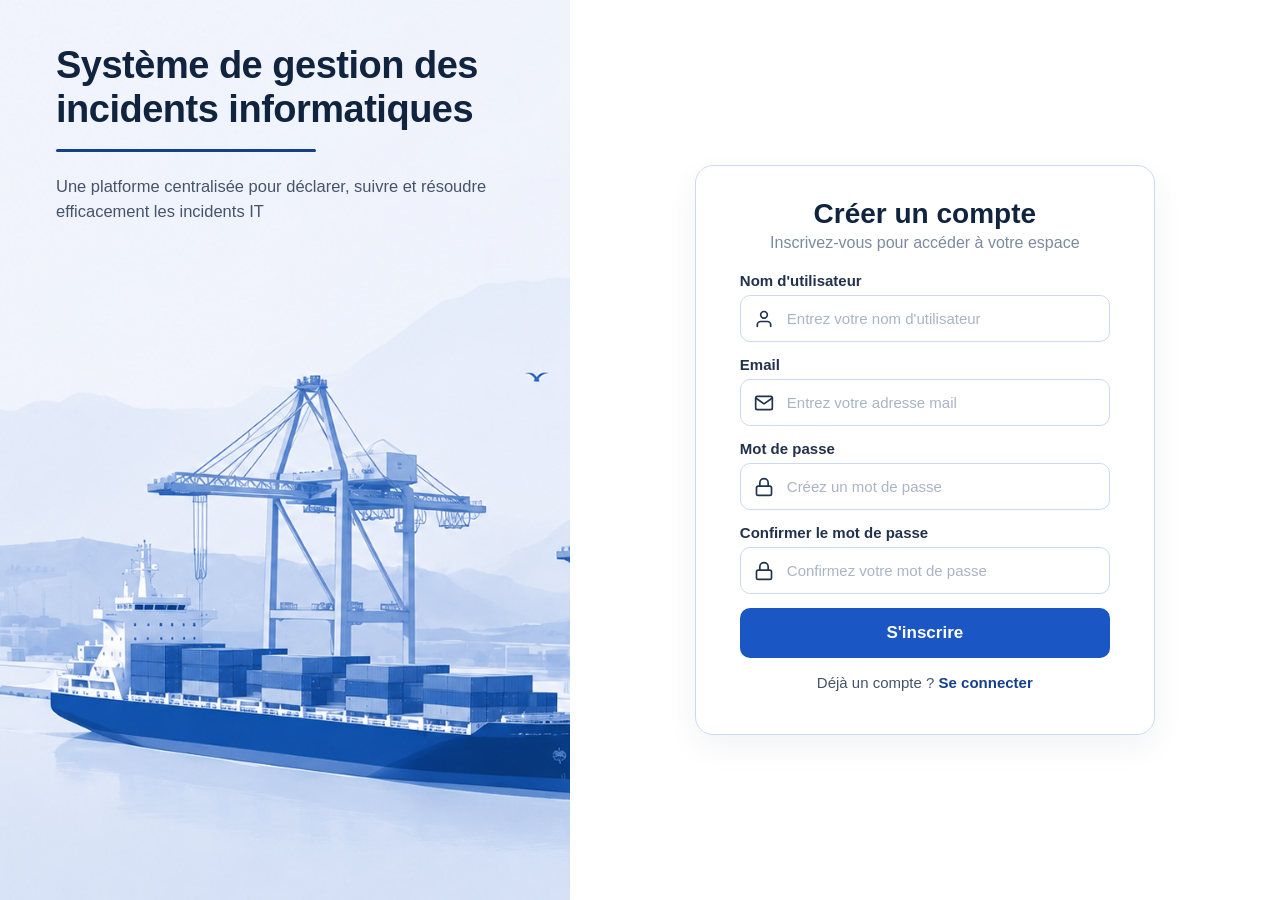
<file: frontend/index.html>
<!doctype html>
<html lang="fr">
  <head>
    <meta charset="UTF-8" />
    <meta name="viewport" content="width=device-width, initial-scale=1.0" />
    <title>Créer un compte - Système de gestion des incidents informatiques</title>
    <link rel="stylesheet" href="css/style.css" />
    <link rel="stylesheet" href="css/signup.css" />
  </head>
  <body>
    <div class="page">
      <!-- LEFT: hero -->
      <section class="hero">
        <div class="hero-text">
          <h1>Système de gestion des<br />incidents informatiques</h1>
          <div class="rule"></div>
          <p>
            Une platforme centralisée pour déclarer, suivre et résoudre
            efficacement les incidents IT
          </p>
        </div>

        <div class="hero-art" aria-hidden="true">
          <img src="assets/ship.png" alt="" />
        </div>
      </section>

      <!-- RIGHT: signup card -->
      <section class="auth">
        <div class="card">
          <h2>Créer un compte</h2>
          <p class="subtitle">Inscrivez-vous pour accéder à votre espace</p>

          <div id="signupForm">
            <label for="username">Nom d'utilisateur</label>
            <div class="field">
              <svg
                class="icon"
                viewBox="0 0 24 24"
                fill="none"
                stroke="currentColor"
                stroke-width="2"
                stroke-linecap="round"
                stroke-linejoin="round"
              >
                <path d="M20 21v-2a4 4 0 0 0-4-4H8a4 4 0 0 0-4 4v2" />
                <circle cx="12" cy="7" r="4" />
              </svg>
              <input
                type="text"
                id="username"
                name="username"
                placeholder="Entrez votre nom d'utilisateur"
                required
              />
            </div>

            <label for="email">Email</label>
            <div class="field">
              <svg
                class="icon"
                viewBox="0 0 24 24"
                fill="none"
                stroke="currentColor"
                stroke-width="2"
                stroke-linecap="round"
                stroke-linejoin="round"
              >
                <rect x="2" y="4" width="20" height="16" rx="2" />
                <path d="M22 6l-10 7L2 6" />
              </svg>
              <input
                type="email"
                id="email"
                name="email"
                placeholder="Entrez votre adresse mail"
                required
              />
            </div>

            <label for="password" id="password-label">Mot de passe</label>
            <div class="field">
              <svg
                class="icon"
                viewBox="0 0 24 24"
                fill="none"
                stroke="currentColor"
                stroke-width="2"
                stroke-linecap="round"
                stroke-linejoin="round"
              >
                <rect x="3" y="11" width="18" height="11" rx="2" />
                <path d="M7 11V7a5 5 0 0 1 10 0v4" />
              </svg>
              <input
                type="password"
                id="password"
                name="password"
                placeholder="Créez un mot de passe"
                required
              />
            </div>

            <label for="confirmPassword" id="confirmPassword-label">Confirmer le mot de passe</label>
            <div class="field">
              <svg
                class="icon"
                viewBox="0 0 24 24"
                fill="none"
                stroke="currentColor"
                stroke-width="2"
                stroke-linecap="round"
                stroke-linejoin="round"
              >
                <rect x="3" y="11" width="18" height="11" rx="2" />
                <path d="M7 11V7a5 5 0 0 1 10 0v4" />
              </svg>
              <input
                type="password"
                id="confirmPassword"
                name="confirmPassword"
                placeholder="Confirmez votre mot de passe"
                required
              />
            </div>

            <p class="signup-error" id="signup-error"></p>

            <button type="button" id="btn" class="btn-login">
              S'inscrire
            </button>
          </div>

          <p class="help">
            Déjà un compte ? <a href="pages/login.html">Se connecter</a>
          </p>
        </div>
      </section>
    </div>
    <script src="js/signup.js"></script>
  </body>
</html>
</file>
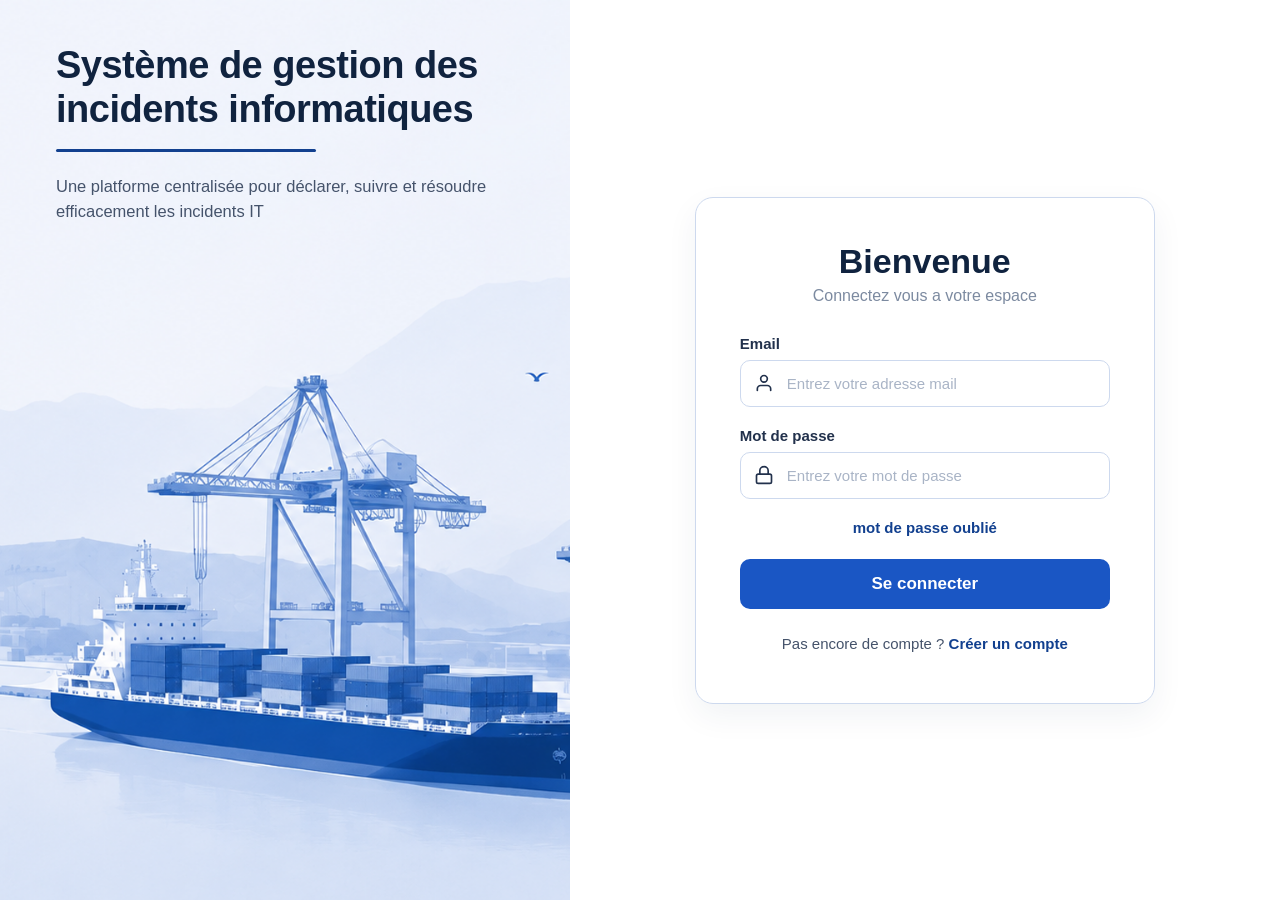
<file: frontend/pages/list.html>
<!doctype html>
<html lang="fr">
  <head>
    <meta charset="UTF-8" />
    <meta name="viewport" content="width=device-width, initial-scale=1.0" />
    <title>Liste des tickets</title>
    <link rel="stylesheet" href="../css/ticket.css" />
    <link rel="stylesheet" href="../css/list.css" />
  </head>
  <body>
    <div class="page list-page">
      <div class="header">
        <div class="header-left">
          <div class="header-icon">
            <svg
              viewBox="0 0 24 24"
              fill="none"
              stroke-width="1.8"
              stroke-linecap="round"
              stroke-linejoin="round"
            >
              <path d="M8 6h13M8 12h13M8 18h13" />
              <path d="M3 6h.01M3 12h.01M3 18h.01" />
            </svg>
          </div>
          <div class="header-text">
            <h1>Liste des tickets</h1>
            <p>
              Suivez et gérez l'ensemble des incidents informatiques déclarés.
            </p>
          </div>
        </div>
        <div class="header-actions">
          <a class="btn btn-primary btn-header" href="ticket.html">
            <svg
              viewBox="0 0 24 24"
              fill="none"
              stroke-width="2"
              stroke-linecap="round"
              stroke-linejoin="round"
            >
              <path d="M12 5v14M5 12h14" />
            </svg>
            Nouveau ticket
          </a>
          <button class="btn btn-secondary btn-header" type="button" id="logout-btn">
            <svg
              viewBox="0 0 24 24"
              fill="none"
              stroke-width="2"
              stroke-linecap="round"
              stroke-linejoin="round"
            >
              <path d="M9 21H5a2 2 0 0 1-2-2V5a2 2 0 0 1 2-2h4" />
              <path d="M16 17l5-5-5-5" />
              <path d="M21 12H9" />
            </svg>
            Déconnexion
          </button>
        </div>
      </div>
      <div class="card list-card">
        <div class="table-wrap">
          <table class="tickets-table">
            <thead>
              <tr>
                <th>Titre</th>
                <th>Catégorie</th>
                <th>Priorité</th>
                <th>Statut</th>
                <th>Créé le</th>
              </tr>
            </thead>
            <tbody id="tickets-body">
            </tbody>
          </table>
        </div>
      </div>
    </div>

    <script src="../js/list.js"></script>
  </body>
</html>
</file>
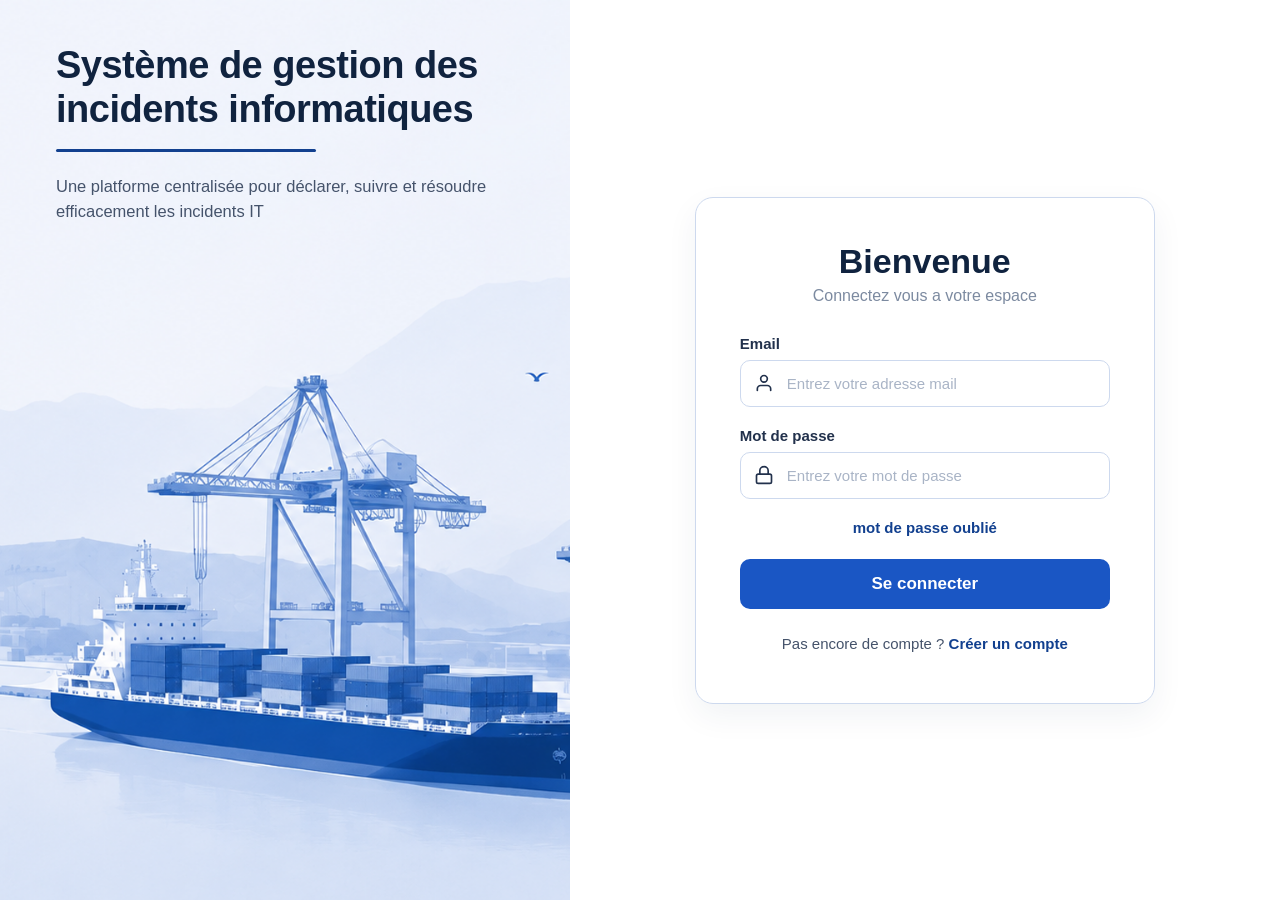
<file: frontend/pages/login.html>
<!doctype html>
<html lang="fr">
  <head>
    <meta charset="UTF-8" />
    <meta name="viewport" content="width=device-width, initial-scale=1.0" />
    <title>Connexion - Système de gestion des incidents informatiques</title>
    <link rel="stylesheet" href="../css/style.css" />
  </head>
  <body>
    <div class="page">
      <!-- LEFT: hero -->
      <section class="hero">
        <div class="hero-text">
          <h1>Système de gestion des<br />incidents informatiques</h1>
          <div class="rule"></div>
          <p>
            Une platforme centralisée pour déclarer, suivre et résoudre
            efficacement les incidents IT
          </p>
        </div>
        <div class="hero-art" aria-hidden="true">
          <img src="../assets/ship.png" alt="" />
        </div>
      </section>
      <section class="auth">
        <div class="card">
          <h2>Bienvenue</h2>
          <p class="subtitle">Connectez vous a votre espace</p>
          <div id="loginForm">
            <label for="email">Email</label>
            <div class="field">
              <svg
                class="icon"
                viewBox="0 0 24 24"
                fill="none"
                stroke="currentColor"
                stroke-width="2"
                stroke-linecap="round"
                stroke-linejoin="round"
              >
                <path d="M20 21v-2a4 4 0 0 0-4-4H8a4 4 0 0 0-4 4v2" />
                <circle cx="12" cy="7" r="4" />
              </svg>
              <input
                type="email"
                id="email"
                name="email"
                placeholder="Entrez votre adresse mail"
                required
              />
            </div>
            <label for="password">Mot de passe</label>
            <div class="field">
              <svg
                class="icon"
                viewBox="0 0 24 24"
                fill="none"
                stroke="currentColor"
                stroke-width="2"
                stroke-linecap="round"
                stroke-linejoin="round"
              >
                <rect x="3" y="11" width="18" height="11" rx="2" />
                <path d="M7 11V7a5 5 0 0 1 10 0v4" />
              </svg>
              <input
                type="password"
                id="password"
                name="password"
                placeholder="Entrez votre mot de passe"
                required
              />
            </div>
            <div class="forgot"><a href="#">mot de passe oublié</a></div>
            <button type="button" id="btn" class="btn-login">
              Se connecter
            </button>
          </div>
          <p class="help">
            Pas encore de compte ? <a href="../index.html">Créer un compte</a>
          </p>
        </div>
      </section>
    </div>
    <script src="../js/script.js"></script>
  </body>
</html>
</file>
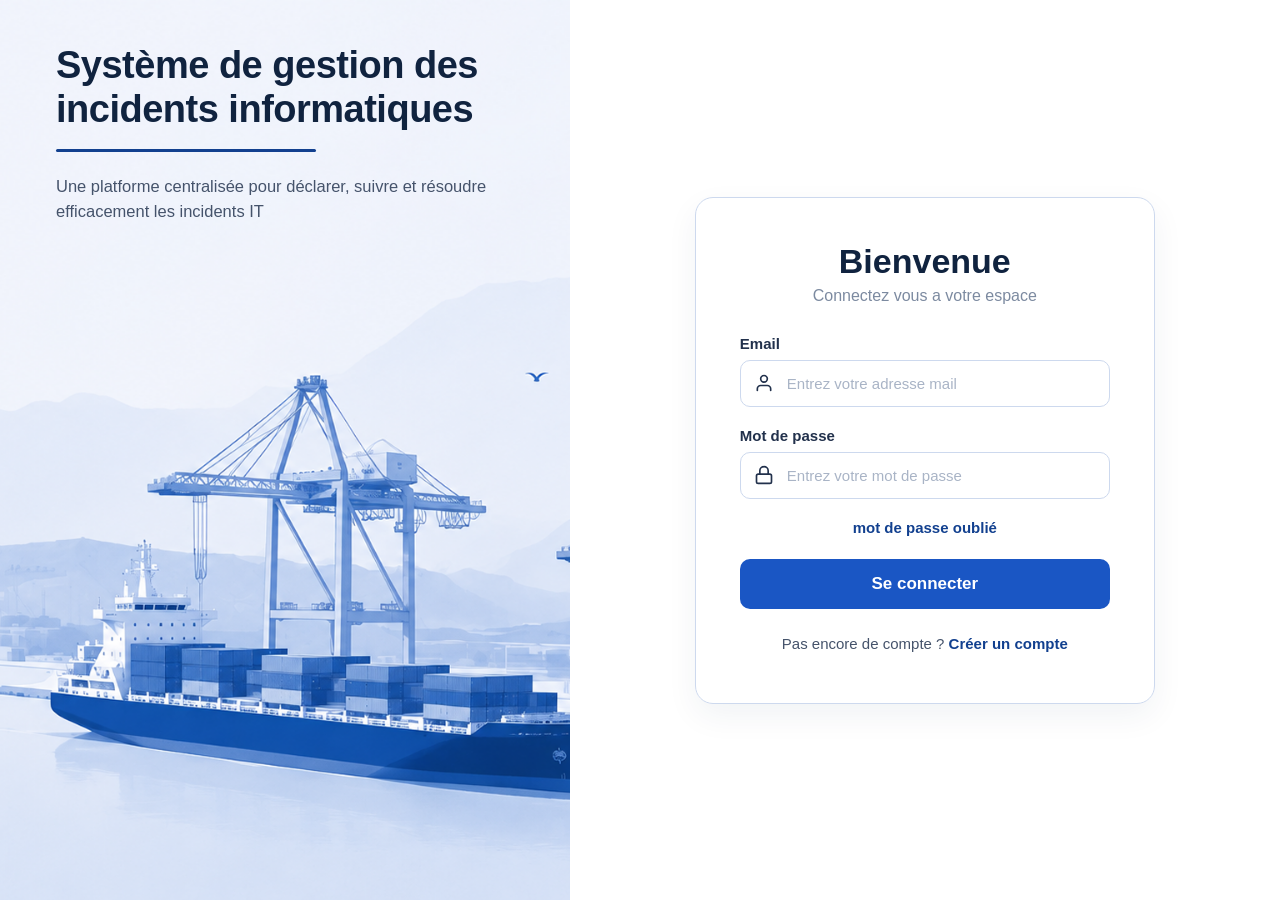
<file: frontend/pages/ticket.html>
<!doctype html>
<html lang="fr">
  <head>
    <meta charset="UTF-8" />
    <meta name="viewport" content="width=device-width, initial-scale=1.0" />
    <title>Créer un nouveau ticket</title>
    <link rel="stylesheet" href="../css/ticket.css" />
  </head>
  <body>
    <div class="page">
      <div class="header">
        <div class="header-left">
          <div class="header-icon">
            <svg
              viewBox="0 0 24 24"
              fill="none"
              stroke-width="1.8"
              stroke-linecap="round"
              stroke-linejoin="round"
            >
              <path
                d="M14 2H6a2 2 0 0 0-2 2v16a2 2 0 0 0 2 2h12a2 2 0 0 0 2-2V8z"
              />
              <path d="M14 2v6h6" />
              <path d="M12 12v6" />
              <path d="M9 15h6" />
            </svg>
          </div>
          <div class="header-text">
            <h1>Créer un nouveau ticket</h1>
            <p>
              Veuillez remplir les informations ci-dessous pour déclarer un
              incident informatique.
            </p>
          </div>
        </div>
        <div class="header-actions">
          <a
            class="btn btn-primary btn-header"
            href="list.html"
            id="tickets-list-btn"
          >
            <svg
              viewBox="0 0 24 24"
              fill="none"
              stroke-width="2"
              stroke-linecap="round"
              stroke-linejoin="round"
            >
              <path d="M8 6h13M8 12h13M8 18h13" />
              <path d="M3 6h.01M3 12h.01M3 18h.01" />
            </svg>
            Listes des tickets
          </a>
          <button class="btn btn-secondary btn-header" type="button" id="logout-btn">
            <svg
              viewBox="0 0 24 24"
              fill="none"
              stroke-width="2"
              stroke-linecap="round"
              stroke-linejoin="round"
            >
              <path d="M9 21H5a2 2 0 0 1-2-2V5a2 2 0 0 1 2-2h4" />
              <path d="M16 17l5-5-5-5" />
              <path d="M21 12H9" />
            </svg>
            Déconnexion
          </button>
        </div>
      </div>
      <div class="card">
        <div class="form-grid">
          <!-- Left column -->
          <div class="col">
            <div class="field">
              <label for="title"
                >Titre du ticket<span class="req">*</span></label
              >
              <div class="input-shell">
                <svg
                  class="leading"
                  viewBox="0 0 24 24"
                  fill="none"
                  stroke-width="1.8"
                  stroke-linecap="round"
                  stroke-linejoin="round"
                >
                  <path
                    d="M14 2H6a2 2 0 0 0-2 2v16a2 2 0 0 0 2 2h12a2 2 0 0 0 2-2V8z"
                  />
                  <path d="M14 2v6h6" />
                </svg>
                <input
                  class="text-input"
                  id="title"
                  type="text"
                  placeholder="Résumé court et explicite de l'incident"
                />
              </div>
              <p class="field-error-msg" id="title-error">
                Veuillez saisir un titre pour ce ticket.
              </p>
            </div>

            <div class="field">
              <label for="description"
                >Description détaillée<span class="req">*</span></label
              >
              <div class="input-shell textarea">
                <svg
                  class="leading"
                  viewBox="0 0 24 24"
                  fill="none"
                  stroke-width="1.8"
                  stroke-linecap="round"
                  stroke-linejoin="round"
                >
                  <path
                    d="M21 15a2 2 0 0 1-2 2H7l-4 4V5a2 2 0 0 1 2-2h14a2 2 0 0 1 2 2z"
                  />
                </svg>
                <textarea
                  class="text-input"
                  id="description"
                  placeholder="Décrivez le problème rencontré, les symptômes, le contexte et toute information utile..."
                ></textarea>
              </div>
              <p class="field-error-msg" id="description-error">
                Veuillez décrire le problème rencontré.
              </p>
            </div>
          </div>
          <div class="col">
            <div class="field">
              <label for="category">Catégorie<span class="req">*</span></label>
              <div class="input-shell select-shell">
                <svg
                  class="leading"
                  viewBox="0 0 24 24"
                  fill="none"
                  stroke-width="1.8"
                  stroke-linecap="round"
                  stroke-linejoin="round"
                >
                  <rect x="3" y="3" width="7" height="7" rx="1.5" />
                  <rect x="14" y="3" width="7" height="7" rx="1.5" />
                  <rect x="3" y="14" width="7" height="7" rx="1.5" />
                  <rect x="14" y="14" width="7" height="7" rx="1.5" />
                </svg>
                <select class="text-input" id="category">
                  <option value="" disabled selected hidden>
                    Sélectionner une catégorie
                  </option>
                  <option value="systeme">Système &amp; sauvegarde</option>
                  <option value="reseau">Réseau</option>
                  <option value="admins">Admins</option>
                  <option value="helpdesk">Helpdesk</option>
                </select>
                <svg
                  class="chevron"
                  viewBox="0 0 24 24"
                  fill="none"
                  stroke-width="2"
                  stroke-linecap="round"
                  stroke-linejoin="round"
                >
                  <path d="M6 9l6 6 6-6" />
                </svg>
              </div>
              <p class="field-error-msg" id="category-error">
                Veuillez sélectionner une catégorie.
              </p>
            </div>

            <div class="field">
              <label for="priority">Priorité<span class="req">*</span></label>
              <div class="input-shell select-shell">
                <svg
                  class="leading"
                  viewBox="0 0 24 24"
                  fill="none"
                  stroke-width="1.8"
                  stroke-linecap="round"
                  stroke-linejoin="round"
                >
                  <path
                    d="M4 15s1-1 4-1 5 2 8 2 4-1 4-1V3s-1 1-4 1-5-2-8-2-4 1-4 1z"
                  />
                  <path d="M4 22V15" />
                </svg>
                <select class="text-input" id="priority">
                  <option value="" disabled selected hidden>
                    Sélectionner la priorité
                  </option>
                  <option value="informationelle">Informationelle</option>
                  <option value="haute">Haute</option>
                  <option value="critique">Critique</option>
                </select>
                <svg
                  class="chevron"
                  viewBox="0 0 24 24"
                  fill="none"
                  stroke-width="2"
                  stroke-linecap="round"
                  stroke-linejoin="round"
                >
                  <path d="M6 9l6 6 6-6" />
                </svg>
              </div>
              <p class="field-error-msg" id="priority-error">
                Veuillez sélectionner une priorité.
              </p>
            </div>
          </div>
        </div>
        <div class="attachments">
          <p class="section-label">
            Pièces jointes <span class="optional">(optionnel)</span>
          </p>
          <div class="attach-grid">
            <div class="attach-card" id="screenshot-card">
              <div class="attach-icon">
                <svg
                  viewBox="0 0 24 24"
                  fill="none"
                  stroke-width="1.8"
                  stroke-linecap="round"
                  stroke-linejoin="round"
                >
                  <rect x="3" y="3" width="18" height="18" rx="2.5" />
                  <circle cx="8.5" cy="8.5" r="1.5" />
                  <path d="M21 15l-5-5L5 21" />
                </svg>
              </div>
              <h4>Capture d'écran</h4>
              <p>PNG, JPG, GIF jusqu'à 10 Mo</p>
              <p class="attach-filename" style="display: none"></p>
              <button class="browse-link" type="button">
                Parcourir
                <svg
                  viewBox="0 0 24 24"
                  fill="none"
                  stroke-width="2"
                  stroke-linecap="round"
                  stroke-linejoin="round"
                  style="width: 14px; height: 14px"
                >
                  <path d="M5 12h14M13 6l6 6-6 6" />
                </svg>
              </button>
              <input
                type="file"
                id="screenshot-input"
                accept=".png,.jpg,.jpeg,.gif"
                style="display: none"
              />
            </div>

            <div class="attach-card" id="log-card">
              <div class="attach-icon">
                <svg
                  viewBox="0 0 24 24"
                  fill="none"
                  stroke-width="1.8"
                  stroke-linecap="round"
                  stroke-linejoin="round"
                >
                  <path
                    d="M14 2H6a2 2 0 0 0-2 2v16a2 2 0 0 0 2 2h12a2 2 0 0 0 2-2V8z"
                  />
                  <path d="M14 2v6h6" />
                  <path d="M9 13h6M9 17h6" />
                </svg>
              </div>
              <h4>Fichier</h4>
              <p>TXT, LOG etc...</p>
              <p class="attach-filename" style="display: none"></p>
              <button class="browse-link" type="button">
                Parcourir
                <svg
                  viewBox="0 0 24 24"
                  fill="none"
                  stroke-width="2"
                  stroke-linecap="round"
                  stroke-linejoin="round"
                  style="width: 14px; height: 14px"
                >
                  <path d="M5 12h14M13 6l6 6-6 6" />
                </svg>
              </button>
              <input
                type="file"
                id="log-input"
                accept=".txt,.log,.zip"
                style="display: none"
              />
            </div>
          </div>
        </div>
        <div class="footer">
          <button class="btn btn-secondary" type="button" id="cancel-btn">
            <svg
              viewBox="0 0 24 24"
              fill="none"
              stroke-width="2"
              stroke-linecap="round"
              stroke-linejoin="round"
            >
              <path d="M18 6L6 18M6 6l12 12" />
            </svg>
            Annuler
          </button>
          <button class="btn btn-primary" type="button" id="submit-btn">
            <svg
              viewBox="0 0 24 24"
              fill="none"
              stroke-width="2"
              stroke-linecap="round"
              stroke-linejoin="round"
            >
              <path d="M22 2L11 13" />
              <path d="M22 2l-7 20-4-9-9-4z" />
            </svg>
            Soumettre le ticket
          </button>
        </div>
      </div>
    </div>
    <div class="toast" id="toast">
      <svg
        viewBox="0 0 24 24"
        fill="none"
        stroke-width="2"
        stroke-linecap="round"
        stroke-linejoin="round"
      >
        <path d="M20 6L9 17l-5-5" />
      </svg>
      <span>Ticket soumis avec succès.</span>
    </div>
    <script src="../js/ticket.js"></script>
  </body>
</html>
</file>
<file: frontend/css/style.css>
:root{
  --navy: #10233f;
  --blue: #1a56c4;
  --blue-dark: #12408f;
  --blue-light: #e8eefb;
  --panel-bg: #dfe9fa;
  --text-muted: #5b6b82;
  --border: #cdd9ee;
}

* { box-sizing: border-box; }

html, body {
  margin: 0;
  padding: 0;
  height: 100%;
  font-family: -apple-system, BlinkMacSystemFont, "Segoe UI", Roboto, Helvetica, Arial, sans-serif;
  background: #ffffff;
}

.page {
  display: flex;
  min-height: 100vh;
  width: 100%;
}

/* LEFT PANEL */
.hero {
  position: relative;
  flex: 0 0 44.5%;
  background: #eef3fb;
  overflow: hidden;
  padding: 44px 56px 64px 56px;
  display: flex;
  flex-direction: column;
  min-width: 320px;
}

.hero-text {
  position: relative;
  z-index: 2;
  max-width: 620px;
}

.hero h1 {
  margin: 0 0 18px 0;
  font-size: 38px;
  line-height: 1.15;
  font-weight: 800;
  color: var(--navy);
  letter-spacing: -0.5px;
}

.hero .rule {
  width: 260px;
  height: 3px;
  background: var(--blue-dark);
  margin-bottom: 22px;
  border-radius: 2px;
}

.hero p {
  margin: 0;
  font-size: 16.5px;
  line-height: 1.5;
  color: #45536b;
  max-width: 480px;
}

.hero-art {
  position: absolute;
  inset: 0;
  z-index: 1;
}

.hero-art img {
  width: 100%;
  height: 100%;
  object-fit: cover;
  object-position: bottom center;
  display: block;
}

/* RIGHT PANEL */
.auth {
  flex: 1 1 auto;
  display: flex;
  align-items: center;
  justify-content: center;
  padding: 40px;
  background: #ffffff;
}

.card {
  width: 100%;
  max-width: 460px;
  border: 1px solid var(--border);
  border-radius: 18px;
  padding: 44px 44px 36px 44px;
  box-shadow: 0 12px 32px rgba(20, 45, 90, 0.06);
}

.card h2 {
  margin: 0 0 6px 0;
  text-align: center;
  font-size: 34px;
  font-weight: 800;
  color: var(--navy);
}

.card .subtitle {
  text-align: center;
  color: #7c8aa0;
  font-size: 16px;
  margin: 0 0 30px 0;
}

label {
  display: block;
  font-size: 15px;
  font-weight: 600;
  color: #22314c;
  margin-bottom: 8px;
}

.field {
  position: relative;
  margin-bottom: 20px;
}

.field input {
  width: 100%;
  padding: 14px 16px 14px 46px;
  border: 1.5px solid var(--border);
  border-radius: 10px;
  font-size: 15px;
  color: #22314c;
  outline: none;
  transition: border-color .15s ease, box-shadow .15s ease;
  background: #fff;
}

.field input::placeholder { color: #a9b4c6; }

.field input:focus {
  border-color: var(--blue);
  box-shadow: 0 0 0 3px rgba(26, 86, 196, 0.12);
}

.field .icon {
  position: absolute;
  left: 14px;
  top: 50%;
  transform: translateY(-50%);
  width: 20px;
  height: 20px;
  color: #22314c;
  pointer-events: none;
}

.forgot {
  text-align: center;
  margin: 4px 0 22px 0;
}

.forgot a {
  color: var(--blue-dark);
  font-weight: 700;
  font-size: 15px;
  text-decoration: none;
}
.forgot a:hover { text-decoration: underline; }

.btn-login {
  width: 100%;
  padding: 15px;
  border: none;
  border-radius: 10px;
  background: var(--blue);
  color: #fff;
  font-size: 17px;
  font-weight: 700;
  cursor: pointer;
  transition: background .15s ease, transform .05s ease;
}
.btn-login:hover { background: var(--blue-dark); }
.btn-login:active { transform: translateY(1px); }
.btn-login:focus-visible { outline: 3px solid #9db8e8; outline-offset: 2px; }

.btn-login.btn-error {
  background: #d13438;
}
.btn-login.btn-error:hover { background: #b32c2f; }

.help {
  text-align: center;
  margin-top: 26px;
  font-size: 15px;
  color: #45536b;
}
.help a {
  color: var(--blue-dark);
  font-weight: 700;
  text-decoration: none;
}
.help a:hover { text-decoration: underline; }

@media (max-width: 900px) {
  .page { flex-direction: column; }
  .hero { flex: 0 0 auto; min-height: 320px; padding: 40px 28px; }
  .hero h1 { font-size: 30px; }
  .hero p { font-size: 15px; }
  .auth { padding: 28px; }
  .card { padding: 32px 24px; }
}

@media (prefers-reduced-motion: reduce) {
  * { transition: none !important; }
}
</file>
<file: frontend/css/signup.css>
/* signup.css — extra spacing tweaks for the signup page (4 fields instead of 2) */

.auth .card {
  padding: 32px 44px 28px 44px;
}

.auth .card h2 {
  font-size: 28px;
  margin-bottom: 4px;
}

.auth .card .subtitle {
  margin-bottom: 20px;
}

#signupForm label {
  margin-bottom: 6px;
  transition: color .15s ease;
}

#signupForm .field {
  margin-bottom: 14px;
}

/* Password mismatch state — label text swapped to error message */
#signupForm label.label-error {
  color: #d13438;
}

.signup-error {
  display: none;
  color: #d13438;
  font-size: 13.5px;
  font-weight: 600;
  text-align: center;
  margin: -4px 0 14px 0;
}

.signup-error.visible {
  display: block;
}

.auth .card .help {
  margin-top: 16px;
}
</file>
<file: frontend/css/ticket.css>
:root{
  --primary: #0056A6;
  --primary-dark: #00427F;
  --primary-50: #F2F7FC;
  --primary-100: #E3EEF8;
  --primary-200: #C9DFF2;
  --ink-900: #0F1B2D;
  --ink-700: #33445C;
  --ink-500: #64748B;
  --ink-400: #94A3B8;
  --border: #E3E8EF;
  --border-soft: #EAEEF3;
  --white: #FFFFFF;
  --success: #22C55E;
  --warning: #F59E0B;
  --high: #FB923C;
  --critical: #EF4444;
  --radius-lg: 16px;
  --radius-md: 14px;
  --radius-sm: 10px;
  --shadow-sm: 0 1px 2px rgba(15, 27, 45, 0.04);
  --shadow-md: 0 4px 16px rgba(15, 27, 45, 0.06), 0 1px 2px rgba(15,27,45,0.04);
  --shadow-lg: 0 12px 40px rgba(0, 86, 166, 0.08), 0 2px 8px rgba(15,27,45,0.05);
  --shadow-focus: 0 0 0 4px rgba(0, 86, 166, 0.12);
}

*{ box-sizing: border-box; }

html{
  height: 100%;
}

body{
  margin: 0;
  padding: 0;
  height: 100%;
  overflow: hidden;
  background:
    radial-gradient(1200px 500px at 15% -10%, rgba(0,86,166,0.06), transparent 60%),
    radial-gradient(900px 500px at 100% 0%, rgba(0,86,166,0.045), transparent 55%),
    #FAFBFD;
  font-family: -apple-system, BlinkMacSystemFont, "Segoe UI", "Inter", Roboto, Helvetica, Arial, sans-serif;
  color: var(--ink-900);
  -webkit-font-smoothing: antialiased;
}

.page{
  max-width: 1120px;
  height: 100vh;
  margin: 0 auto;
  padding: 20px 24px;
  display: flex;
  flex-direction: column;
}

/* Header */
.header{
  display: flex;
  align-items: center;
  justify-content: space-between;
  gap: 14px;
  margin-bottom: 16px;
  flex: none;
}

.header-left{
  display: flex;
  align-items: center;
  gap: 14px;
  min-width: 0;
}

.header-actions{
  display: flex;
  align-items: center;
  gap: 10px;
  flex: none;
}

.btn-header{
  flex: none;
}

.header-icon{
  flex: none;
  width: 44px;
  height: 44px;
  border-radius: 50%;
  background: linear-gradient(150deg, var(--primary-100), var(--primary-50));
  display: flex;
  align-items: center;
  justify-content: center;
  box-shadow: inset 0 0 0 1px rgba(0,86,166,0.08);
}

.header-icon svg{
  width: 21px;
  height: 21px;
  stroke: var(--primary);
}

.header-text h1{
  margin: 0 0 2px;
  font-size: 21px;
  font-weight: 700;
  letter-spacing: -0.02em;
  color: var(--ink-900);
}

.header-text p{
  margin: 0;
  font-size: 12.5px;
  color: var(--ink-500);
  line-height: 1.4;
}

/* Card */
.card{
  background: var(--white);
  border: 1px solid var(--border-soft);
  border-radius: var(--radius-lg);
  box-shadow: var(--shadow-lg);
  padding: 22px 28px;
  flex: 1;
  min-height: 0;
  display: flex;
  flex-direction: column;
}

.form-grid{
  display: grid;
  grid-template-columns: 1.15fr 1fr;
  gap: 28px;
  flex: 1;
  min-height: 0;
}

.col{
  display: flex;
  flex-direction: column;
  gap: 14px;
  min-width: 0;
  min-height: 0;
}

.col:first-child{
  flex: 1;
}

.col:first-child .field:last-child{
  flex: 1;
  display: flex;
  flex-direction: column;
  min-height: 0;
}

.col:first-child .field:last-child .input-shell{
  flex: 1;
  min-height: 0;
}

.field label{
  display: block;
  font-size: 12.5px;
  font-weight: 600;
  color: var(--ink-900);
  margin-bottom: 6px;
  letter-spacing: -0.01em;
}

.field label .req{
  color: var(--primary);
  margin-left: 2px;
}

.input-shell{
  position: relative;
  display: flex;
  align-items: center;
}

.input-shell svg.leading{
  position: absolute;
  left: 14px;
  width: 17px;
  height: 17px;
  stroke: var(--ink-400);
  pointer-events: none;
  transition: stroke .15s ease;
}

.text-input{
  width: 100%;
  padding: 10px 14px 10px 42px;
  font-size: 13.5px;
  font-family: inherit;
  color: var(--ink-900);
  background: var(--white);
  border: 1.5px solid var(--border);
  border-radius: var(--radius-sm);
  outline: none;
  transition: border-color .15s ease, box-shadow .15s ease;
}

.text-input::placeholder{ color: var(--ink-400); }

.text-input:hover{ border-color: #C7D2E0; }

.text-input:focus{
  border-color: var(--primary);
  box-shadow: var(--shadow-focus);
}

.input-shell.focus-within svg.leading,
.input-shell:focus-within svg.leading{
  stroke: var(--primary);
}

textarea.text-input{
  padding-top: 12px;
  padding-left: 42px;
  height: 100%;
  min-height: 0;
  resize: none;
  line-height: 1.55;
}

.input-shell.textarea{
  height: 100%;
}

.input-shell.textarea svg.leading{
  top: 14px;
  left: 14px;
}

/* Select */
.select-shell{
  position: relative;
}

select.text-input{
  appearance: none;
  -webkit-appearance: none;
  padding-right: 42px;
  cursor: pointer;
  color: var(--ink-900);
}

select.text-input.placeholder-state{ color: var(--ink-400); }

.select-shell svg.chevron{
  position: absolute;
  right: 14px;
  top: 50%;
  transform: translateY(-50%);
  width: 16px;
  height: 16px;
  stroke: var(--ink-500);
  pointer-events: none;
}

/* Priority legend */
.legend-card{
  background: var(--primary-50);
  border: 1px solid var(--primary-200);
  border-radius: var(--radius-md);
  padding: 12px 16px;
}

.legend-title{
  font-size: 10.5px;
  font-weight: 700;
  color: var(--ink-700);
  text-transform: uppercase;
  letter-spacing: 0.04em;
  margin: 0 0 8px;
}

.legend-list{
  list-style: none;
  margin: 0;
  padding: 0;
  display: flex;
  flex-direction: column;
  gap: 6px;
}

.legend-list li{
  display: flex;
  align-items: center;
  gap: 9px;
  font-size: 12.5px;
  color: var(--ink-900);
}

.legend-list li span.label{ font-weight: 600; }
.legend-list li span.detail{ color: var(--ink-500); font-weight: 400; }

.dot{
  flex: none;
  width: 9px;
  height: 9px;
  border-radius: 50%;
}
.dot.low{ background: var(--success); box-shadow: 0 0 0 4px rgba(34,197,94,0.14); }
.dot.med{ background: var(--warning); box-shadow: 0 0 0 4px rgba(245,158,11,0.14); }
.dot.high{ background: var(--high); box-shadow: 0 0 0 4px rgba(251,146,60,0.14); }
.dot.crit{ background: var(--critical); box-shadow: 0 0 0 4px rgba(239,68,68,0.14); }

/* Attachments */
.attachments{
  margin-top: 14px;
  flex: none;
}

.section-label{
  font-size: 12px;
  font-weight: 600;
  color: var(--ink-900);
  margin-bottom: 8px;
}

.section-label .optional{
  font-weight: 400;
  color: var(--ink-500);
}

.attach-grid{
  display: grid;
  grid-template-columns: repeat(3, 1fr);
  gap: 14px;
  align-items: stretch;
}

.attach-card{
  border: 1.5px dashed var(--border);
  border-radius: var(--radius-md);
  padding: 14px 16px;
  display: flex;
  flex-direction: column;
  align-items: flex-start;
  gap: 2px;
  background: var(--white);
  transition: border-color .15s ease, background .15s ease, box-shadow .15s ease;
}

.attach-card:hover{
  border-color: var(--primary);
  background: var(--primary-50);
  box-shadow: var(--shadow-sm);
}

.attach-card.drag-over{
  border-color: var(--primary);
  background: var(--primary-100);
  box-shadow: var(--shadow-focus);
}

.attach-icon{
  width: 30px;
  height: 30px;
  border-radius: 50%;
  background: var(--primary-100);
  display: flex;
  align-items: center;
  justify-content: center;
  margin-bottom: 6px;
}

.attach-icon svg{
  width: 15px;
  height: 15px;
  stroke: var(--primary);
}

.attach-card h4{
  margin: 0;
  font-size: 12.5px;
  font-weight: 700;
  color: var(--ink-900);
}

.attach-card p{
  margin: 0 0 6px;
  font-size: 11px;
  color: var(--ink-500);
  line-height: 1.4;
}

.attach-filename{
  margin: 0 0 6px;
  font-size: 11px;
  color: var(--primary);
  font-weight: 600;
  word-break: break-all;
}

.browse-link{
  display: inline-flex;
  align-items: center;
  gap: 5px;
  font-size: 12px;
  font-weight: 600;
  color: var(--primary);
  background: transparent;
  border: none;
  padding: 0;
  cursor: pointer;
  font-family: inherit;
}

.browse-link:hover{ text-decoration: underline; }
.browse-link:focus-visible{ outline: 2px solid var(--primary); outline-offset: 3px; border-radius: 4px; }

.tip-card{
  background: var(--primary-50);
  border: 1px solid var(--primary-200);
  border-radius: var(--radius-md);
  padding: 14px 16px;
  display: flex;
  flex-direction: column;
}

.tip-header{
  display: flex;
  align-items: center;
  gap: 6px;
  margin-bottom: 5px;
}

.tip-header svg{
  width: 15px;
  height: 15px;
  stroke: var(--primary);
  flex: none;
}

.tip-header span{
  font-size: 12px;
  font-weight: 700;
  color: var(--primary);
}

.tip-card p{
  margin: 0;
  font-size: 11.5px;
  line-height: 1.45;
  color: var(--ink-700);
}

/* Footer */
.footer{
  margin-top: 14px;
  padding-top: 14px;
  border-top: 1px solid var(--border-soft);
  display: flex;
  justify-content: flex-end;
  gap: 10px;
  flex: none;
}

.btn{
  display: inline-flex;
  align-items: center;
  gap: 7px;
  font-size: 13px;
  font-weight: 600;
  font-family: inherit;
  padding: 9px 18px;
  border-radius: var(--radius-sm);
  cursor: pointer;
  transition: all .15s ease;
  border: 1.5px solid transparent;
  text-decoration: none;
}

.btn svg{ width: 15px; height: 15px; }

.btn-secondary{
  background: var(--white);
  color: var(--ink-700);
  border-color: var(--border);
}
.btn-secondary svg{ stroke: var(--ink-500); }

.btn-secondary:hover{
  background: #F8FAFC;
  border-color: #CBD5E1;
}

.btn-primary{
  background: linear-gradient(155deg, var(--primary), var(--primary-dark));
  color: var(--white);
  box-shadow: 0 8px 20px rgba(0, 86, 166, 0.28);
}
.btn-primary svg{ stroke: var(--white); }

.btn-primary:hover{
  box-shadow: 0 10px 24px rgba(0, 86, 166, 0.36);
  transform: translateY(-1px);
}

.btn:disabled{
  opacity: 0.6;
  cursor: not-allowed;
  transform: none !important;
}

.btn:focus-visible{
  box-shadow: var(--shadow-focus);
  outline: none;
}

/* Field error state */
.text-input.field-error{
  border-color: var(--critical);
}
.text-input.field-error:focus{
  box-shadow: 0 0 0 4px rgba(239,68,68,0.12);
}
.field-error-msg{
  display: none;
  margin-top: 4px;
  font-size: 11px;
  color: var(--critical);
  font-weight: 500;
}
.field-error-msg.visible{ display: block; }

/* Toast */
.toast{
  position: fixed;
  bottom: 28px;
  left: 50%;
  transform: translateX(-50%) translateY(20px);
  background: var(--ink-900);
  color: var(--white);
  padding: 14px 22px;
  border-radius: var(--radius-sm);
  font-size: 14px;
  font-weight: 500;
  box-shadow: var(--shadow-lg);
  opacity: 0;
  pointer-events: none;
  transition: opacity .2s ease, transform .2s ease;
  display: flex;
  align-items: center;
  gap: 10px;
  z-index: 100;
}
.toast svg{ width: 18px; height: 18px; stroke: var(--success); flex: none; }
.toast.visible{
  opacity: 1;
  transform: translateX(-50%) translateY(0);
  pointer-events: auto;
}

/* Responsive */
@media (max-width: 860px){
  body{ overflow-y: auto; }
  .page{ height: auto; min-height: 100vh; padding: 24px 16px 40px; }
  .card{ padding: 20px; }
  .form-grid{ grid-template-columns: 1fr; gap: 20px; }
  .col:first-child .field:last-child .input-shell{ min-height: 140px; }
  textarea.text-input{ height: auto; min-height: 140px; }
  .attach-grid{ grid-template-columns: 1fr; }
  .footer{ flex-direction: column-reverse; }
  .footer .btn{ justify-content: center; width: 100%; }
}

@media (max-height: 700px) and (min-width: 861px){
  .page{ padding: 12px 24px; }
  .header{ margin-bottom: 10px; }
  .card{ padding: 16px 24px; }
}
</file>
<file: frontend/css/list.css>
/* Uses design tokens and .page/.header/.card/.btn rules already defined in styles.css */

.list-card{
  padding: 0;
  overflow: hidden;
}

.table-wrap{
  flex: 1;
  min-height: 0;
  overflow-y: auto;
}

.tickets-table{
  width: 100%;
  border-collapse: collapse;
  font-size: 13.5px;
}

.tickets-table thead th{
  position: sticky;
  top: 0;
  background: var(--primary-50);
  text-align: left;
  font-size: 11.5px;
  font-weight: 700;
  text-transform: uppercase;
  letter-spacing: 0.04em;
  color: var(--ink-700);
  padding: 14px 24px;
  border-bottom: 1px solid var(--primary-200);
}

.tickets-table tbody td{
  padding: 16px 24px;
  border-bottom: 1px solid var(--border-soft);
  color: var(--ink-700);
  vertical-align: middle;
}

.tickets-table tbody tr:last-child td{
  border-bottom: none;
}

.tickets-table tbody tr{
  transition: background .15s ease;
}

.tickets-table tbody tr:hover{
  background: var(--primary-50);
}

.cell-title{
  font-weight: 600;
  color: var(--ink-900);
}

.priority-pill,
.status-pill{
  display: inline-flex;
  align-items: center;
  gap: 6px;
  padding: 4px 11px;
  border-radius: 999px;
  font-size: 12px;
  font-weight: 600;
  white-space: nowrap;
}

.priority-pill::before{
  content: "";
  width: 7px;
  height: 7px;
  border-radius: 50%;
}

.priority-pill.low{ background: rgba(34,197,94,0.1); color: #158A43; }
.priority-pill.low::before{ background: var(--success); }

.priority-pill.med{ background: rgba(245,158,11,0.12); color: #B45F06; }
.priority-pill.med::before{ background: var(--warning); }

.priority-pill.high{ background: rgba(251,146,60,0.12); color: #C2540C; }
.priority-pill.high::before{ background: var(--high); }

.priority-pill.crit{ background: rgba(239,68,68,0.12); color: #C51F1F; }
.priority-pill.crit::before{ background: var(--critical); }

.status-pill.open{ background: rgba(239,68,68,0.1); color: #C51F1F; }
.status-pill.progress{ background: var(--primary-100); color: var(--primary); }
.status-pill.resolved{ background: rgba(34,197,94,0.1); color: #158A43; }

@media (max-width: 860px){
  .tickets-table{ font-size: 12.5px; }
  .tickets-table thead th,
  .tickets-table tbody td{ padding: 12px 14px; }
}

/* Expandable ticket rows */
.ticket-row{ cursor: pointer; }
.ticket-row:hover td{ background: var(--primary-50); }
.ticket-row.expanded td{ background: var(--primary-50); }

.row-chevron{
  width: 13px;
  height: 13px;
  stroke: var(--ink-400);
  margin-right: 8px;
  vertical-align: -1px;
  transition: transform .2s ease, stroke .2s ease;
}
.ticket-row.expanded .row-chevron{
  transform: rotate(90deg);
  stroke: var(--primary);
}

.ticket-detail-row td{ padding: 0; border-bottom: 1px solid var(--border-soft); }

.ticket-detail-wrapper{
  max-height: 0;
  overflow: hidden;
  opacity: 0;
  transition: max-height .3s ease, opacity .2s ease;
  background: var(--primary-50);
}
.ticket-detail-wrapper.open{
  opacity: 1;
}

.ticket-detail{
  padding: 20px 28px 22px;
  display: grid;
  grid-template-columns: 1.4fr 1fr;
  gap: 24px;
  border-top: 1px solid var(--primary-200);
}

.ticket-detail-block{ min-width: 0; }

.ticket-detail-label{
  display: flex;
  align-items: center;
  gap: 6px;
  margin: 0 0 8px;
  font-size: 11px;
  font-weight: 700;
  text-transform: uppercase;
  letter-spacing: 0.05em;
  color: var(--primary);
}
.ticket-detail-label svg{
  width: 14px;
  height: 14px;
  stroke: var(--primary);
}

.ticket-detail-description{
  margin: 0;
  padding: 12px 14px;
  background: var(--white);
  border: 1px solid var(--primary-200);
  border-radius: var(--radius-sm);
  color: var(--ink-700);
  font-size: 13.5px;
  line-height: 1.6;
  white-space: pre-wrap;
}

.ticket-detail-attachments{
  display: flex;
  flex-direction: column;
  gap: 8px;
}

.attachment-chip{
  display: flex;
  align-items: center;
  gap: 9px;
  padding: 9px 12px;
  background: var(--white);
  border: 1px solid var(--primary-200);
  border-radius: var(--radius-sm);
  text-decoration: none;
  transition: border-color .15s ease, box-shadow .15s ease;
}
.attachment-chip:hover{
  border-color: var(--primary);
  box-shadow: var(--shadow-sm);
}

.attachment-icon{
  flex: none;
  width: 16px;
  height: 16px;
  stroke: var(--primary);
}

.attachment-name{
  flex: 1;
  min-width: 0;
  font-size: 12.5px;
  font-weight: 600;
  color: var(--ink-900);
  overflow: hidden;
  text-overflow: ellipsis;
  white-space: nowrap;
}

.attachment-size{
  flex: none;
  font-size: 11px;
  color: var(--ink-500);
}

.attachment-download{
  flex: none;
  width: 14px;
  height: 14px;
  stroke: var(--ink-400);
}
.attachment-chip:hover .attachment-download{ stroke: var(--primary); }

.no-attachments{ font-size: 12.5px; color: var(--ink-500); }

.ticket-detail-loading,
.ticket-detail-error{
  padding: 16px 28px;
  font-size: 13px;
  color: var(--ink-500);
}
.ticket-detail-error{ color: var(--critical); }

@media (max-width: 860px){
  .ticket-detail{ grid-template-columns: 1fr; }
}
</file>
